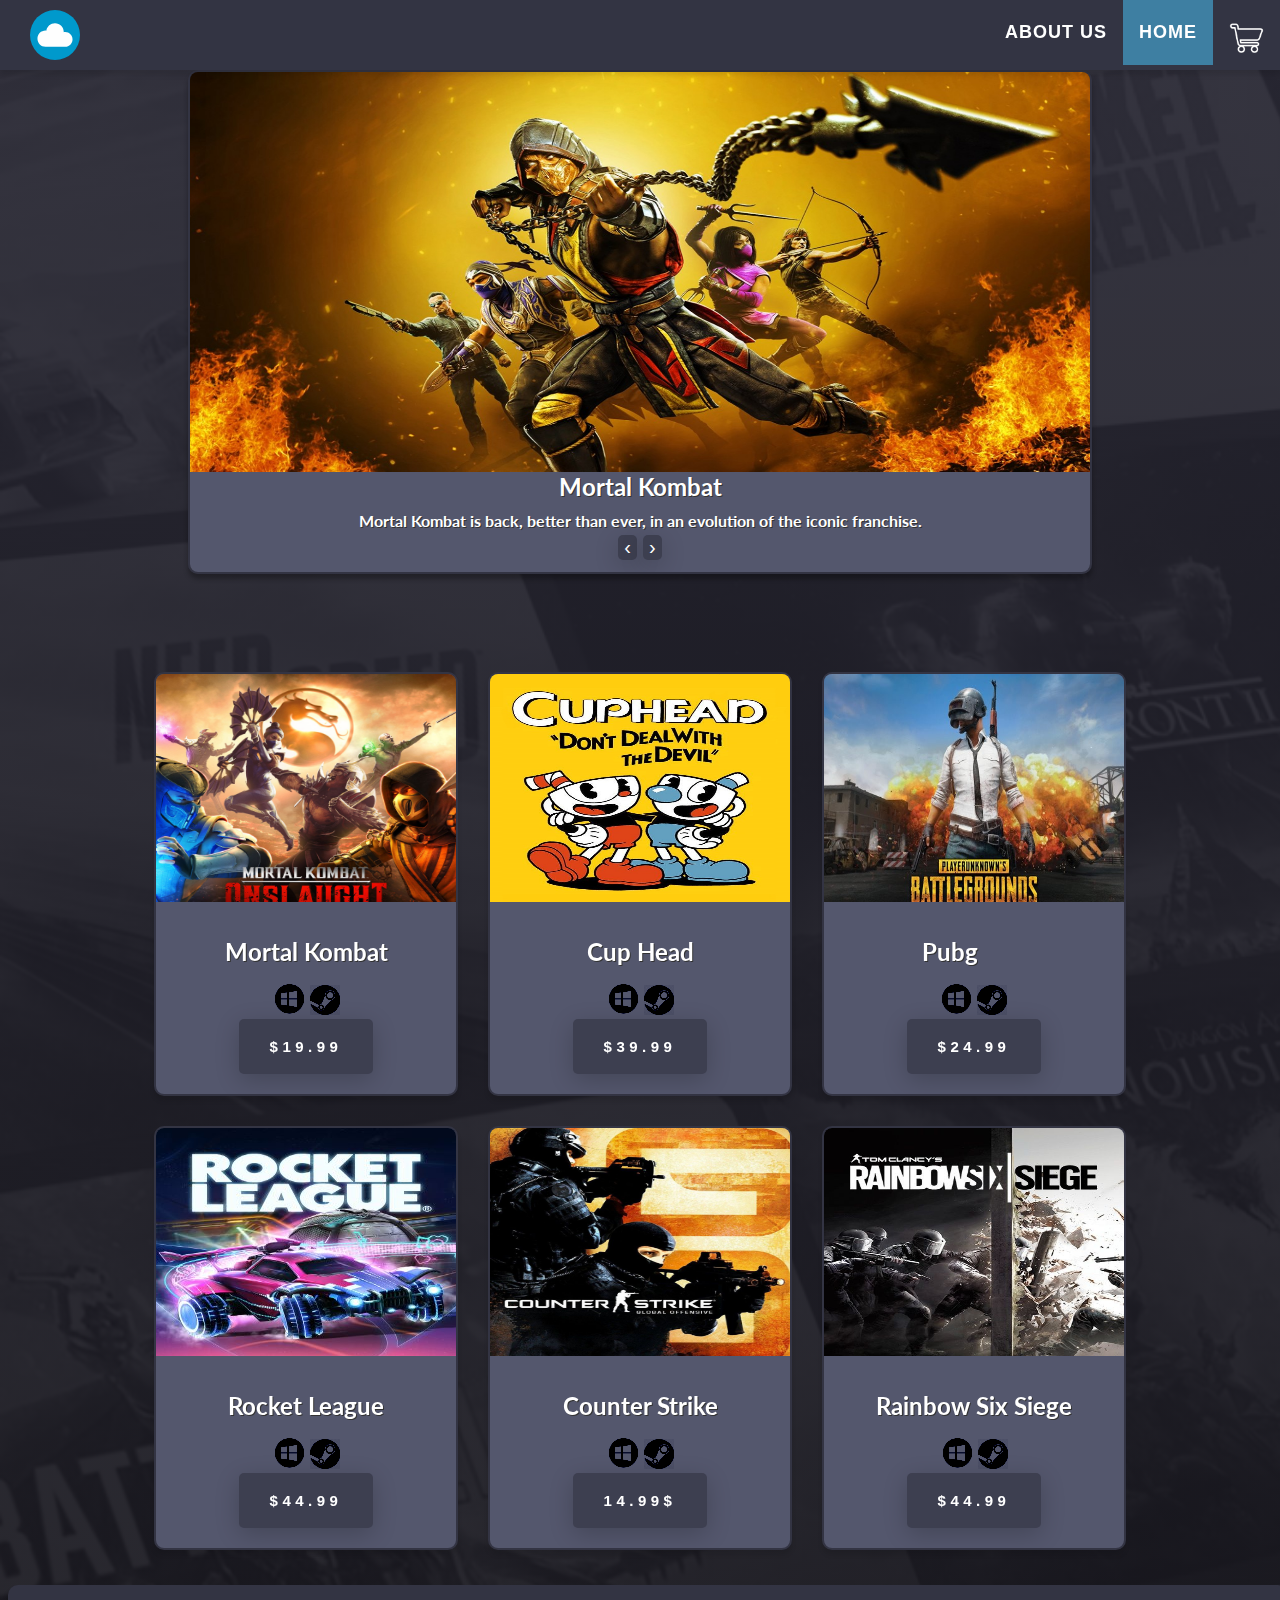
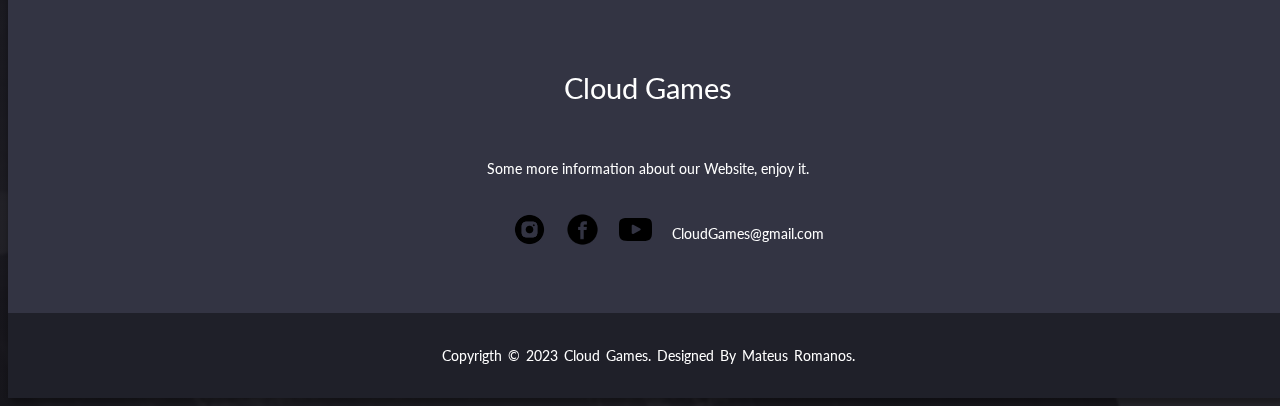
<file: index.html>
<!DOCTYPE html>
<html>
	<head>
		<title>Cloud Games</title>
		<link rel="stylesheet" type="text/css" href="style.css">
		<link rel="icon" href="images/nuuvem.svg">
		<script src="cart.js" async></script>
	</head>
	<header>
		<nav>
			<div class="game-icon">
				<img src="images/nuuvem.svg" alt="Game Control Icon">
			</div>
			<a href="cart.html"><img src="carts.png" width="35px" heigth="35px"> </a>
			<a class="active" href="index.html">Home</a>
			<a href="about.html">About Us</a>
		</nav>
	</header>
	<body>
		<!-- <script>
		const buyButton = document.getElementById('buy-button');
		buyButton.addEventListener('click', addToCart);
		let cartTotal = 0;
		const cartTotalElement = document.getElementById('cart-total');
		function addToCart(event) {
		const price = parseFloat(event.target.dataset.price);
		cartTotal += price;
		cartTotalElement.textContent = `$${cartTotal.toFixed(2)}`;
		}
		</script> -->
		<div class="slideshow">
			<div class="slideshow-images">
				<img src="images/MK11.jpeg" alt="Image 1">
				<img src="images/Cuphead.jpeg" alt="Image 2">
				<img src="images/PubG.jpeg" alt="Image 3">
				<img src="images/RL.jpeg" alt="Image 4">
				<img src="images/CSGO.jpeg" alt="Image 5">
				<img src="images/R6.jpeg" alt="Image 6">
			</div>
			<div class="slideshow-info">
				<h2>Title 1</h2>
				<p>Description 1</p>
				  <div class="slideshow-controls">
					<button id="prev-btn">
						<span>&#8249;</span>
					</button>
					<button id="next-btn">
						<span>&#8250;</span>
					</button>
				  </div>
				 
<script>
	const slideshowImages = document.querySelectorAll('.slideshow-images img');
	const slideshowInfo = document.querySelector('.slideshow-info');
	const prevButton = document.querySelector('#prev-btn');
	const nextButton = document.querySelector('#next-btn');
	const titles = ['Mortal Kombat', 'Cup Head', 'PUBG', 'Rocket League', 'Counter-Strike', 'Rainbow Six'];
	const descriptions = [
	  'Mortal Kombat is back, better than ever, in an evolution of the iconic franchise.',
	  'Cuphead is a classic run and gun action game heavily focused on boss battles. Inspired by cartoons of the 1930s',
	  'PUBG is a player versus player shooter game in which up to one hundred players fight in a battle royale',
	  'Rocket League is a fantastical sport-based video game, developed by Psyonix (its soccer with cars).',
	  'The game pits two teams, Terrorists and Counter-Terrorists, against each other in different objective-based game modes.',
	  'Rainbow Six Siege is a high-precision, tactical shooter that prioritises careful planning teamwork and finely tuned tactical play.'
	];
	let currentImage = 0;
  
	function showImage(index) {
	  slideshowImages.forEach((image) => {
		image.style.display = 'none';
	  });
	  slideshowImages[index].style.display = 'block';
  
	  slideshowInfo.querySelector('h2').textContent = titles[index];
	  slideshowInfo.querySelector('p').textContent = descriptions[index];
	}
  
	showImage(currentImage);
  
	prevButton.addEventListener('click', () => {
	  currentImage--;
	  if (currentImage < 0) {
		currentImage = slideshowImages.length - 1;
	  }
	  showImage(currentImage);
	});
  
	nextButton.addEventListener('click', () => {
	  currentImage++;
	  if (currentImage >= slideshowImages.length) {
		currentImage = 0;
	  }
	  showImage(currentImage);
	});
  </script>
			</div>
		</div>
		<div class="game-row">
			<div class="game-box">
				<div class="game-image">
					<img src="images/game1.jpeg" alt="Game Name">
				</div>
				<div class="game-info">
					<h2>Mortal Kombat</h2>
					<div class="icons">
						<img src="icons/windows.png" heigth="33px" width="33px" alt="Windows
							icon">
						<img src="icons/steam.png" heigth="30px" width="30px" alt="Steam icon"></div>
					<!-- <button id="buy-button" data-price="19.99"><a href="#" class="buy-button">$19.99</a> -->
					<button class="buy-button" data-price="19.99">
						<span>$19.99</span>
					</button>
				</div>
			</div>
			<div class="game-box">
				<div class="game-image">
					<img src="images/game2.jpg" alt="Game 2">
				</div>
				<div class="game-info">
					<h2>Cup Head</h2>
					<div class="icons">
						<img src="icons/windows.png" heigth="33px" width="33px" alt="Windows
							icon">
						<img src="icons/steam.png" heigth="30px" width="30px" alt="Steam icon"></div>
					<!-- <button id="buy-button" data-price="39.99"> -->
					<!-- <a href="#" class="buy-button">$39.99</a> -->
					<button class="buy-button" data-price="39.99">
						<span>$39.99</span>
					</button>
				</div>
			</div>
			<div class="game-box">
				<div class="game-image">
					<img src="images/game3.jpeg" alt="Game 3">
				</div>
				<div class="game-info">
					<h2>Pubg</h2>
					<div class="icons">
						<img src="icons/windows.png" heigth="33px" width="33px" alt="Windows
							icon">
						<img src="icons/steam.png" heigth="30px" width="30px" alt="Steam icon"></div>
					<!-- <button id="buy-button" data-price="24.99"> -->
					<!-- <a href="#" class="buy-button">$24.99</a> -->
					<button class="buy-button" data-price="24.99">
						<span>$24.99</span>
					</button>
				</div>
			</div>
			<div class="game-box">
				<div class="game-image">
					<img src="images/game4.jpeg" alt="Game 4">
				</div>
				<div class="game-info">
					<h2>Rocket League</h2>
					<div class="icons">
						<img src="icons/windows.png" heigth="33px" width="33px" alt="Windows
							icon">
						<img src="icons/steam.png" heigth="30px" width="30px" alt="Steam icon"></div>
					<!-- <button id="buy-button" data-price="19.99"> -->
					<!-- <a href="#" data-price="19.99" class="buy-button">$19.99</a> -->
					<button class="buy-button" data-price="44.99">
						<span>$44.99</span>
					</button>
				</div>
			</div>
			<div class="game-box">
				<div class="game-image">
					<img src="images/game5.jpeg" alt="Game 5">
				</div>
				<div class="game-info">
					<h2>Counter Strike</h2>
					<div class="icons">
						<img src="icons/windows.png" heigth="33px" width="33px" alt="Windows
							icon">
						<img src="icons/steam.png" heigth="30px" width="30px" alt="Steam icon"></div>
					<!-- <button id="buy-button" data-price="14.99"> -->
					<!-- <a href="#" class="buy-button">14.99$</a> -->
					<button class="buy-button" data-price="14.99">
						<span>14.99$</span>
					</button>
				</div>
			</div>
			<div class="game-box">
				<div class="game-image">
					<img src="images/game6.jpeg" alt="Game 6">
				</div>
				<div class="game-info">
					<h2>Rainbow Six Siege</h2>
					<div class="icons">
						<img src="icons/windows.png" heigth="33px" width="33px" alt="Windows
							icon">
						<img src="icons/steam.png" heigth="30px" width="30px" alt="Steam icon"></div>
					<!-- <button id="buy-button" data-price="44.99"> -->
					<!-- <a href="#" class="buy-button">$44.99</a> -->
					<button class="buy-button" data-price="44.90">
						<span>$44.99</span>
					</button>
				</div>
			</div>
		</div>
	</body>
			<footer>
				<div class="fcontent">
					<h3> Cloud Games </h3>
					<p>Some more information about our Website, enjoy it.</p>
					<ul class="socials">
						<li><a href="https://www.instagram.com/"><img src="images/insta.png" heigth="33px" width="33px" alt="Windowsicon"></a></li>
						<li><a href="https://www.facebook.com/"><img src="images/face.webp" heigth="33px" width="33px" alt="Windowsicon"></a></li>
						<li><a href="https://www.youtube.com/"><img src="images/yt.svg" heigth="33px" width="33px" alt="Windowsicon"></a></li>
						<li><a href="mailto:CloudGames@gmail.com">CloudGames@gmail.com</a></li>
					</ul>
				</div>
				<div class="fbottom">
				<p>copyrigth &copy; 2023 Cloud Games. Designed by Mateus Romanos.</p>  
			</div>
	</footer>
</html>
</file>
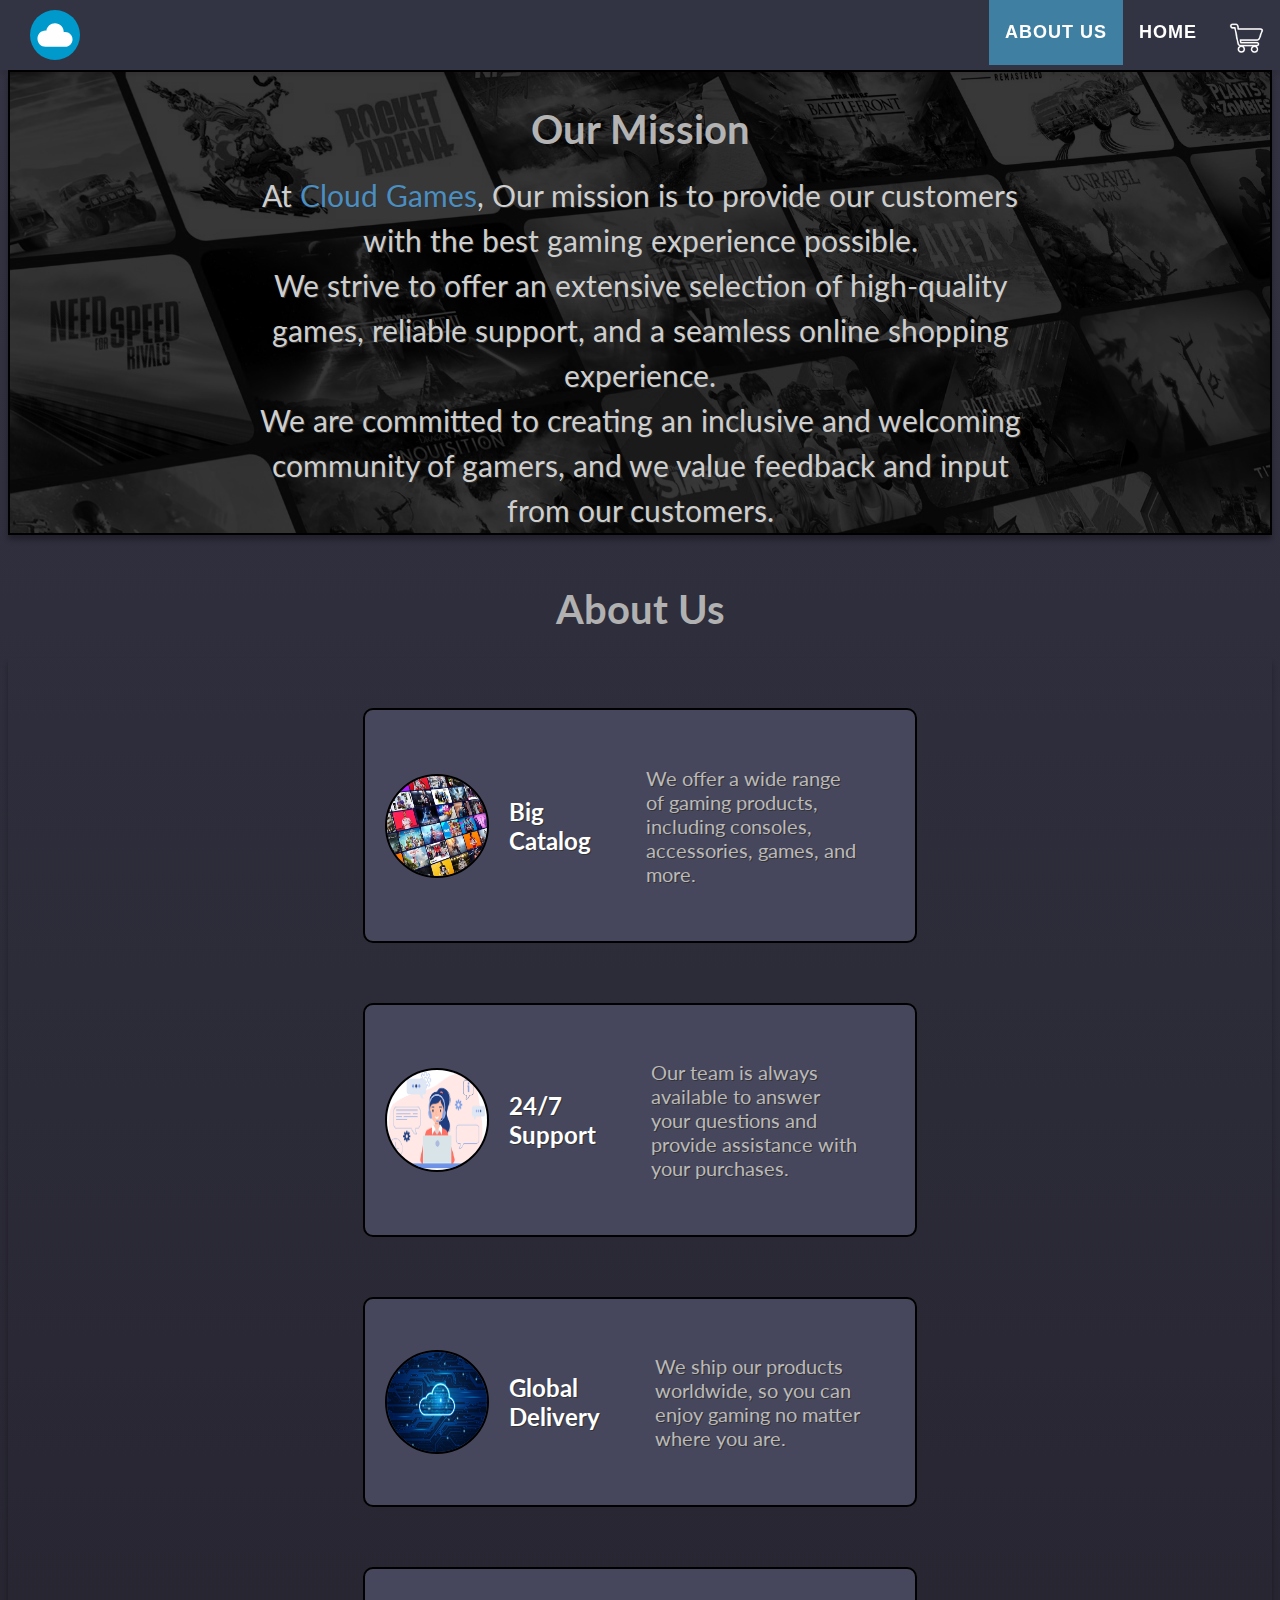
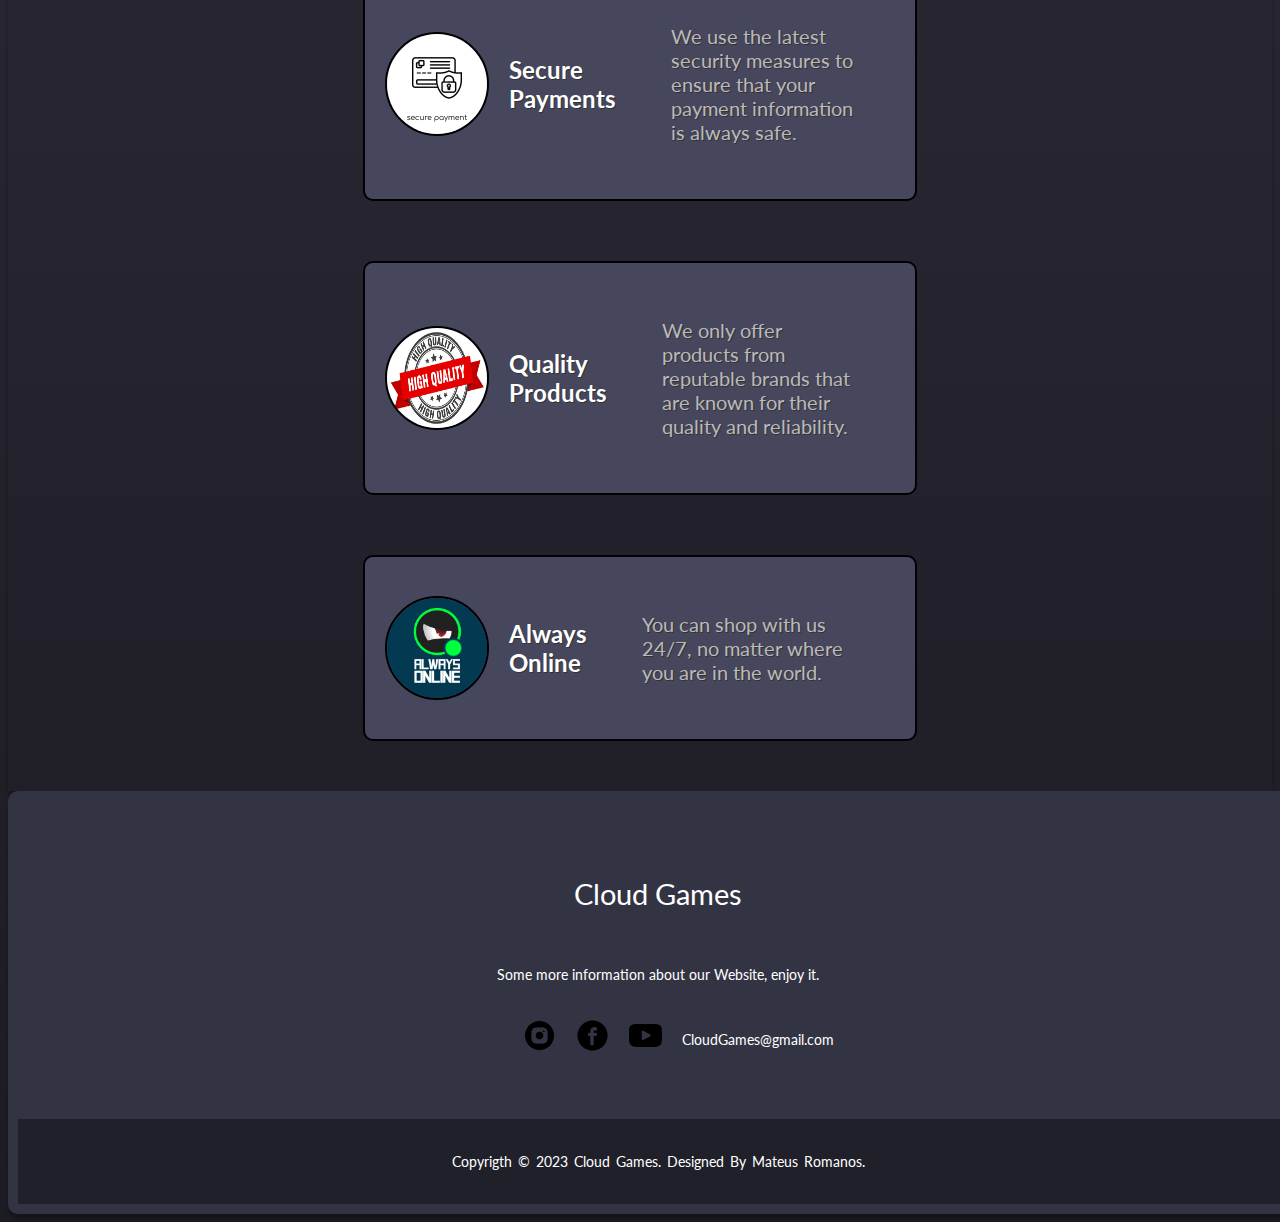
<file: about.html>
<!DOCTYPE html>
<html lang="en">
<head>
  <meta charset="UTF-8">
  <title>Cloud Games | About Us</title>
  <link rel="stylesheet" type="text/css" href="styleabout.css">
  <link rel="icon" href="images/nuuvem.svg">
</head>
  <header>
    <nav>
        <div class="game-icon">
         <img src="images/nuuvem.svg" alt="Game Control Icon">
        </div>
      <a href="cart.html"><img src="carts.png" width="35px" heigth="35px"></a>
      <a href="index.html">Home</a>
     	 <a class="active" href="about.html">About Us</a>
    </nav>
  </header>
  <body>
    <main>
      <section class="mission">
        <h2>Our Mission</h2>
        <p>At <span class="company-name">Cloud Games</span>, Our mission is to provide our customers with the best gaming experience possible.
          <br> We strive to offer an extensive selection of high-quality games, reliable support, and a seamless online shopping experience.
          <br> We are committed to creating an inclusive and welcoming community of gamers, and we value feedback and input from our customers.</p>
      </section>
      <section id="about">
        <h1>About Us</h1>
        <div class="icons">
          <div class="icon">
            <img src="images/catalog.webp" alt="Catalog">
            <h2>Big Catalog</h2>
            <p>We offer a wide range of gaming products, including consoles, accessories, games, and more.</p>
          </div>
          <div class="icon">
            <img src="images/support.png" alt="Support">
            <h2>24/7 Support</h2>
            <p>Our team is always available to answer your questions and provide assistance with your purchases.</p>
          </div>
          <div class="icon">
            <img src="images/cloud.jpeg" alt="Global">
            <h2>Global Delivery</h2>
            <p>We ship our products worldwide, so you can enjoy gaming no matter where you are.</p>
          </div>
          <div class="icon">
            <img src="images/secure.jpeg" alt="Secure">
            <h2>Secure Payments</h2>
            <p>We use the latest security measures to ensure that your payment information is always safe.</p>
          </div>
          <div class="icon">
            <img src="images/quality.jpeg" alt="Quality">
            <h2>Quality Products</h2>
            <p>We only offer products from reputable brands that are known for their quality and reliability.</p>
          </div>
          <div class="icon">
            <img src="images/always online.jpeg" alt="Online">
            <h2>Always Online</h2>
            <p>You can shop with us 24/7, no matter where you are in the world.</p>
          </div>
        </div>
      </section>
    </main>
    <footer>
      <div class="fcontent">
        <h3> Cloud Games </h3>
        <p>Some more information about our Website, enjoy it.</p>
        <ul class="socials">
          <li><a href="https://www.instagram.com/"><img src="images/insta.png" heigth="33px" width="33px" alt="Windowsicon"></a></li>
          <li><a href="https://www.facebook.com/"><img src="images/face.webp" heigth="33px" width="33px" alt="Windowsicon"></a></li>
          <li><a href="https://www.youtube.com/"><img src="images/yt.svg" heigth="33px" width="33px" alt="Windowsicon"></a></li>
          <li><a href="mailto:CloudGames@gmail.com">CloudGames@gmail.com</a></li>
        </ul>
      </div>
      <div class="fbottom">
      <p>copyrigth &copy; 2023 Cloud Games. Designed by Mateus Romanos.</p>  
    </div>
</footer>
</body>
</html>
</file>
<file: style.css>
@import url('https://fonts.googleapis.com/css?family=Lato&display=swap');
@font-face {
  font-family: 'Motiva Sans';
  src: url('motiva-sans-regular.woff2') format('woff2'),
       url('motiva-sans-regular.woff') format('woff');
  font-weight: normal;
  font-style: normal;
}
body {
  margin-top: 70px;
    background-image: linear-gradient(to bottom, rgba(52, 51, 67, 0.7), rgba(29, 28, 36, 0.7)), url('images/mission.png');
    background-repeat: no-repeat;
    background-size: cover;
}

nav {
  background-color: rgb(51, 52, 67);
  position: fixed;
  top: 0;
  left: 0;
  right: 0;
  height: 70px;
  box-shadow: 0px 5px 5px rgba(0, 0, 0, 0.1); 
  z-index: 999;
}
.slideshow {
  box-shadow: 0px 5px 5px rgba(0, 0, 0, 0.3); 
  width: 900px;
  height: 500px;
  position: relative;
  overflow: hidden;
  margin: auto;
  margin-top: 5%;
  text-align: center;
  border: 2px solid rgb(51, 52, 67);
  border-radius: 10px;
  z-index: 1;
  transition: transform 0.2s ease-in-out;
}
.slideshow:hover{
  transform: scale(1.050);
}
.slideshow-images {
  width: 600%;
  height: 600px;
  position: absolute;
  top: 0;
  left: 0;
}
.slideshow-images img {
  width: 16.666%;
  height: 400px;
  float: left;

}
.slideshow-info {
  width: 100%;
  height: 20%;
  position: absolute;
  bottom: 0;
  left: 0;
  background-color: rgb(84, 87, 109);
  color: #fff;
  box-sizing: border-box;
}
.slideshow-info h2 {
  margin: 0;
  font-size: 24px;
}
.slideshow-info p {
  margin: 10px 0 0;
  font-size: 16px;
}
.slideshow-images img:not(:first-child) {
  display: none;
}
.slideshow-controls button{
  position: relative;
  display: inline-flex;
  border-radius: 5px;
  background: rgb(61, 63, 80);
  box-shadow: 0px 6px 24px 0px rgba(0, 0, 0, 0.2);
  overflow: hidden;
  border: none;
  color: white;
}
.slideshow-controls button:after{
    content: " ";
    width: 0%;
    height: 100%;
    background: #f31d1d;
    position: absolute;
    transition: all 0.4s ease-in-out;
    right: 0;
    color:white;
}
.slideshow-controls button:hover::after {
    right: auto;
    left: 0;
    width: 100%;
    color:white;
}
.slideshow-controls span {
  text-decoration: none;
  color: #fff;
  font-size: 20px;
  z-index: 20;
  transition: all 0.3s ease-in-out;
  font-family: "Montserrat", sans-serif;
}
.slideshow-info{
  font-size: 24px;
  font-weight: bold;
  color: #fff;
  text-shadow: 1px 1px #333;
  font-family: 'Lato', sans-serif;
}
.game-icon {
  float: left;
  margin-left: 30px; 
}
.game-icon img {
  margin-top: 20%;
  height: 50px; 
  width: auto; 
  display: inline;
}
nav a {
  float: right;
  display: block;
  color: white;
  text-align: center;
  padding: 22px 16px;
  text-decoration: none;
  font-family: 'Roboto', sans-serif;
  font-size: 18px;
  font-weight: bold;
  letter-spacing: 1px;
  text-transform: uppercase;
}
nav a:hover {
  background-color: #ddd;
  color: black;
}
nav a.active {
  background-color: #3e7fa2;
  color: white;
}
.images{
  width: 200px;
  height: 150px;
}
.game-row {
  padding: 20px;
  display: flex;
  flex-wrap: wrap;
  justify-content: center;
   margin-top: 5%; 
}
.game-box {
  background-color: rgb(84, 87, 109);
  display: flex;
  flex-direction: column;
  align-items: center;
  border: 2px solid rgb(51, 52, 67);
  width: 300px;
  height: 420px;
  margin: 15px;
  border-radius: 10px;
  box-shadow: 0px 5px 5px rgba(0, 0, 0, 0.1); 
  overflow: hidden;
  transition: transform 0.2s ease-in-out;
}
.game-box:hover {
  transform: scale(1.050);
}
.game-image {
  width: 100%;
  height: 250px;
  overflow: hidden;
  position: relative;
}
.game-image img {
  width: 300px;
  height: 250px;
}
.game-info {
  padding: 20px;
}
.game-info h2{
  position:static;
  top: 0;
  left: 0;
  margin: 15px;
  font-size: 24px;
  font-weight: bold;
  color: #fff;
  text-shadow: 1px 1px #333;
  font-family: 'Lato', sans-serif;
}
.game-info p {
  font-size: 16px;
  margin-bottom: 20px;
  color: #ffffff;
  font-weight: bold;

}
.buy-button {
  margin: auto;
  text-align: center;
  position: relative;
  display: flex;
  justify-content: center;
  border-radius: 5px;
  background: rgb(61, 63, 80);
  font-family: "Montserrat", sans-serif;
  box-shadow: 0px 6px 24px 0px rgba(0, 0, 0, 0.2);
  overflow: hidden;
  border: none;
}
 .buy-button:after {
  content: " + ";
  font-size: 15px;
  width: 0%;
  height: 100%;
  background: #299bff;
  position: absolute;
  transition: all 0.4s ease-in-out;
  right: 0;
 }
 .buy-button:hover::after {
  right: auto;
  left: 0;
  width: 100%;
  color:#fff
 }
 .buy-button span {
  text-align: center;
  text-decoration: none;
  width: 100%;
  padding: 18px 25px;
  color: #fff;
  font-size: 1.125em;
  font-weight: 700;
  letter-spacing: 0.3em;
  z-index: 20;
  transition: all 0.3s ease-in-out;
 }
 .buy-button:hover span {
  color: #ffffff;
  animation: scaleUp 0.3s ease-in-out;
 }
 @keyframes scaleUp {
  0% {
   transform: scale(1);
  }
 
  50% {
   transform: scale(0.95);
  }
 
  100% {
   transform: scale(1);
  }
 }
.icons{
  display: block;
  object-fit: contain;
  mix-blend-mode: color-burn;
  text-align: center;
}
footer{
  box-shadow: 0px 5px 5px rgba(0, 0, 0, 0.3); 
  border-radius: 10px;
  background-color: rgb(51, 52, 67);
  height: auto; width: 100vw;
  font-family: 'Lato', sans-serif;
  padding-top: 40px;
  color: #fff;
  }
.fcontent{
  display: flex;
  align-items: center;
  justify-content: center; 
  flex-direction: column;
  text-align: center
}
.fcontent h3{
  font-size: 1.8rem; 
  font-weight: 400;
  text-transform: capitalize; 
  line-height: 3rem;
}
.fcontent{ 
  max-width: 500px;
  margin: 10px auto; 
  line-height: 28px; 
  font-size: 14px;
}
.socials{
  list-style: none;
  display: flex;
  align-items: center;
  justify-content: center;
  margin: 1rem 0 3rem 0;
}
.socials li{
  margin: 0 10px;
}
.socials a{
  text-decoration: none;
  color: #fff;
}
.socials a i{
  font-size: 1.1rem;
  transition: color .4s ease;
}
.fbottom{
  background-color: rgb(31, 32, 41);
  width: 100vw;
  padding: 20px 0; 
  text-align: center;
}
.fbottom p{ 
  font-size: 14px; 
  word-spacing: 2px;
 text-transform: capitalize;
}
.footer-bottom span{
  text-transform: uppercase;
  opacity: .4; 
  font-weight: 200;
}
</file>
<file: styleabout.css>
@import url('https://fonts.googleapis.com/css?family=Lato&display=swap');
@font-face {
  font-family: 'Motiva Sans';
  src: url('motiva-sans-regular.woff2') format('woff2'),
       url('motiva-sans-regular.woff') format('woff');
  font-weight: normal;
  font-style: normal;
}
body {
  margin-top: 70px;
  background: linear-gradient(to bottom, rgb(52, 51, 67) 0%, rgb(29, 28, 36) 100%);
}

nav {
  background-color: rgb(51, 52, 67);
  position: fixed;
  top: 0;
  left: 0;
  right: 0;
  height: 70px;
  box-shadow: 0px 5px 5px rgba(0, 0, 0, 0.1); 
  z-index: 999;
}

#about {
	margin-top: 50px;
}
.mission {
    margin-top: 5%;
    text-align: center;
    margin-left: none;
    border: 2px solid rgb(0, 0, 0);
    margin-right: 0px;
    background-image: url('images/mission.png');
    box-shadow: 0px 5px 5px rgba(0, 0, 0, 0.3); 
    background-repeat: no-repeat;
    background-size: cover;
  }
  
  .mission h2 {
    font-size: 36px;
    font-weight: bold;
    margin-bottom: 20px;
    font-family: 'Lato', sans-serif;
    font-size: 40px;
    color: rgb(180, 180, 180);
  }
  
  .mission p {
    color:#cecece;
    line-height: 1.5;
    max-width: 800px;
    margin: 0 auto;
    text-shadow: 1px 1px #333;
    font-family: 'Lato', sans-serif;
    font-size: 30px;
  }
  
  .company-name {
    color: #4b8ec1;
  }
  
h1{
    text-align: center;
    margin: auto;
    font-family: 'Lato', sans-serif;
    font-size: 40px;
    color: rgb(177, 177, 177);
}
.icons {
    padding: 20px;
    display: flex;
    flex-wrap: wrap; 
    justify-content: center;
    margin-top: 2%; 
    box-shadow: 0px 5px 5px rgba(0, 0, 0, 0.3); 
  }
  
  .icon {
    display: flex;
    flex-direction: row;
    align-items: center;
    margin: 30px;
    border: 2px solid rgb(0, 0, 0);
    background-color: rgb(70, 71, 92);
    text-shadow: 1px 1px #333;
    font-family: 'Lato', sans-serif;
    color: white;
    border-radius: 10px;
    width: 45%; 
  }
  
  
  .icon img {
    text-shadow: 1px 1px #333;
    font-family: 'Lato', sans-serif;
    border-radius: 50%;
    width: 100px;
    height: 100px;
    margin: 20px;
    border: 2px solid rgb(0, 0, 0);

  }
  
  .icon .text {
    text-shadow: 1px 1px #333;
    font-family: 'Lato', sans-serif;
    flex: 1;
  }
  
  .icon p {
    text-shadow: 1px 1px #333;
    font-family: 'Lato', sans-serif;
    text-align: left;
    font-size: 20px;
    margin: 10%;
    color:#bbb9b9;
  }
footer {
	background-color: #333;
	color: #fff;
	padding: 10px;
	text-align: center;
}
.game-icon {
    float: left;
    margin-left: 30px; 
  }
  .game-icon img {
    margin-top: 20%;
    height: 50px; 
    width: auto; 
    display: inline;
  }
  nav a {
    float: right;
    display: block;
    color: white;
    text-align: center;
    padding: 22px 16px;
    text-decoration: none;
    font-family: 'Roboto', sans-serif;
    font-size: 18px;
    font-weight: bold;
    letter-spacing: 1px;
    text-transform: uppercase;
  }
  nav a:hover {
    background-color: #ddd;
    color: black;
  }
  nav a.active {
    background-color: #3e7fa2;
    color: white;
  }
  footer{
    box-shadow: 0px 5px 5px rgba(0, 0, 0, 0.3); 
    border-radius: 10px;
    background-color: rgb(51, 52, 67);
    height: auto; width: 100vw;
    font-family: 'Lato', sans-serif;
    padding-top: 40px;
    color: #fff;
    }
  .fcontent{
    display: flex;
    align-items: center;
    justify-content: center; 
    flex-direction: column;
    text-align: center
  }
  .fcontent h3{
    font-size: 1.8rem; 
    font-weight: 400;
    text-transform: capitalize; 
    line-height: 3rem;
  }
  .fcontent{ 
    max-width: 500px;
    margin: 10px auto; 
    line-height: 28px; 
    font-size: 14px;
  }
  .socials{
    list-style: none;
    display: flex;
    align-items: center;
    justify-content: center;
    margin: 1rem 0 3rem 0;
  }
  .socials li{
    margin: 0 10px;
  }
  .socials a{
    text-decoration: none;
    color: #fff;
  }
  .socials a i{
    font-size: 1.1rem;
    transition: color .4s ease;
  }
  .fbottom{
    background-color: rgb(31, 32, 41);
    width: 100vw;
    padding: 20px 0; 
    text-align: center;
  }
  .fbottom p{ 
    font-size: 14px; 
    word-spacing: 2px;
   text-transform: capitalize;
  }
  .footer-bottom span{
    text-transform: uppercase;
    opacity: .4; 
    font-weight: 200;
  }
</file>
